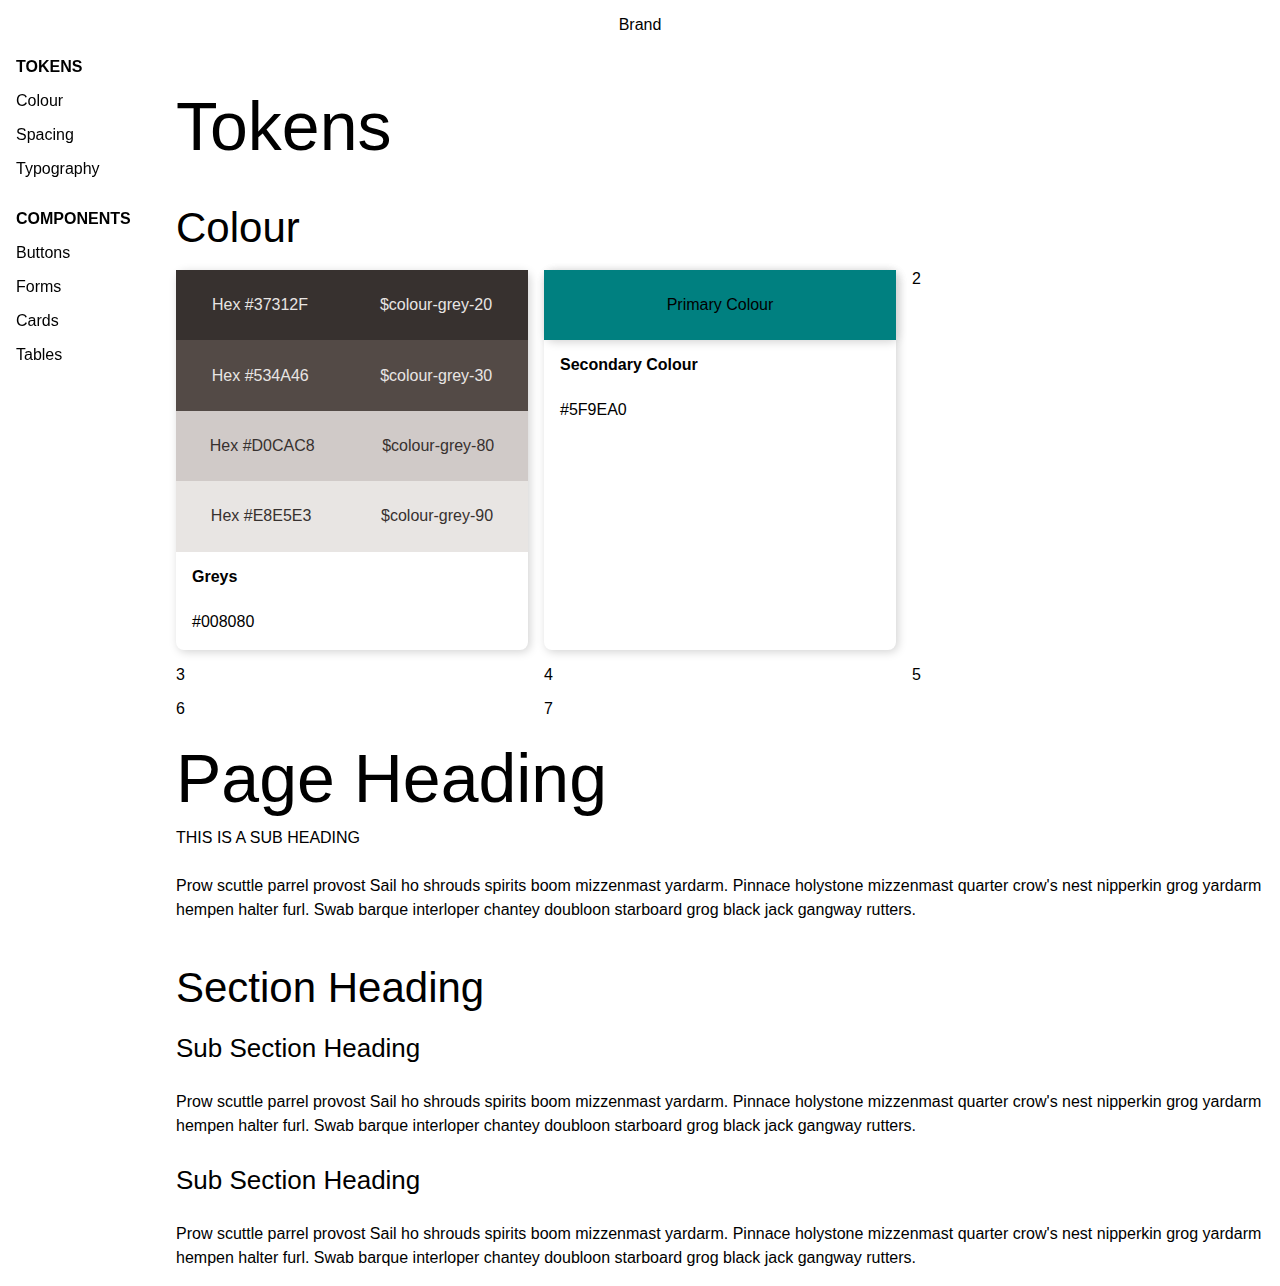
<file: index.html>
<!DOCTYPE html>
<html>
    <head>
        <title>Design System</title>
        <meta name="viewport" content="width=device-width, initial-scale=1.0">
        <link href="styles.css" rel="stylesheet">
        <script src="script.js" defer></script>
        
    </head>

    <body>

        <header class="site-header">
            <button id="toggle-button" class="toggle-button">Menu</button>
            <a href="#" class="navbar__logo">Brand</a>
        </header>

        <nav class="navbar" id="navbar">
            <h4 class="navbar-heading">Tokens</h4>
            <ul class="navbar__menu" id="navbar-menu">
                <li class="navbar__item">
                    <a href="#colour" class="navbar__link">Colour</a>
                </li>
                <li class="navbar__item">
                    <a href="#spacing" class="navbar__link">Spacing</a>
                </li>
                <li class="navbar__item"> 
                    <a href="#typography" class="navbar__link">Typography</a>
                </li>
            </ul>  
            
            <h4 class="navbar-heading">Components</h4>
            <ul class="navbar__menu" id="navbar-menu">
                <li class="navbar__item">
                    <a href="#colour" class="navbar__link">Buttons</a>
                </li>
                <li class="navbar__item">
                    <a href="#spacing" class="navbar__link">Forms</a>
                </li>
                <li class="navbar__item"> 
                    <a href="#typography" class="navbar__link">Cards</a>
                </li>
                <li class="navbar__item"> 
                    <a href="#typography" class="navbar__link">Tables</a>
                </li>
            </ul>               
        </nav>


        <div class="content">

            <h1 class="page-heading">Tokens</h1>
            <h2 class="section-heading">Colour</h2>

            <div class=grid-container>
                <div class="card">
                    <div class="card__picture">
                        <div class="fixed-aspect-ratio-box background-grey-20">
                            <div class="fixed-aspect-ratio-box-content">
                                <div class="fixed-aspect-ratio-box-content-alignment">
                                    <p class="colour-grey-90">Hex #37312F</p>
                                    <p class="colour-grey-90">$colour-grey-20</p>
                                </div>
                            </div>
                        </div>
                        <div class="fixed-aspect-ratio-box background-grey-30">
                            <div class="fixed-aspect-ratio-box-content">
                                <div class="fixed-aspect-ratio-box-content-alignment">
                                    <p class="colour-grey-90">Hex #534A46</p>
                                    <p class="colour-grey-90">$colour-grey-30</p>
                                </div>
                            </div>
                        </div>
                        <div class="fixed-aspect-ratio-box background-grey-80">
                            <div class="fixed-aspect-ratio-box-content">
                                <div class="fixed-aspect-ratio-box-content-alignment colour-grey-30">
                                    <p class="colour-grey-20">Hex #D0CAC8</p>
                                    <p class="colour-grey-20">$colour-grey-80</p>
                                </div>
                            </div>
                        </div>
                        <div class="fixed-aspect-ratio-box background-grey-90">
                            <div class="fixed-aspect-ratio-box-content">
                                <div class="fixed-aspect-ratio-box-content-alignment">
                                    <p class="colour-grey-20">Hex #E8E5E3</p>
                                    <p class="colour-grey-20">$colour-grey-90</p>
                                </div>
                            </div>
                        </div>
                    </div>
                    
                    <div class="card__text-content">
                        <h4>Greys</h4>
                        <p class="body">#008080</p>
                    </div>
                </div>
                
                <div class="card">
                    <div class="card">
                        <div class="card__picture border-radius">
                            <div class="fixed-aspect-ratio-box colour_background_primary">
                                <div class="fixed-aspect-ratio-box-content">
                                    <div class="fixed-aspect-ratio-box-content-alignment">
                                        Primary Colour
                                    </div>
                                </div>
                            </div>
                        </div>
                    </div>
                    <div class="card__text-content">
                        <h4>Secondary Colour</h4>
                        <p class="body">#5F9EA0</p>
                    </div>
                </div>
                <div class="grid-item">2</div>
                <div class="grid-item">3</div>
                <div class="grid-item">4</div>
                <div class="grid-item">5</div>
                <div class="grid-item">6</div>
                <div class="grid-item">7</div>
            </div>

            <!--
            <h1 class="heading">Foundations</h1>
            <h2 class="sub-heading">Basic units used to compose the components</h2>

            <p class="text-body--m">Prow scuttle parrel provost Sail ho shrouds spirits boom mizzenmast yardarm. Pinnace holystone mizzenmast quarter crow's nest nipperkin grog yardarm hempen halter furl. Swab barque interloper chantey doubloon starboard grog black jack gangway rutters.</p>
            <p class="text-body--m">Deadlights jack lad schooner scallywag dance the hempen jig carouser broadside cable strike colors. Bring a spring upon her cable holystone blow the man down spanker Shiver me timbers to go on account lookout wherry doubloon chase. Belay yo-ho-ho keelhaul squiffy black spot yardarm spyglass sheet transom heave to.</p>
            <p class="text-body--m">Trysail Sail ho Corsair red ensign hulk smartly boom jib rum gangway. Case shot Shiver me timbers gangplank crack Jennys tea cup ballast Blimey lee snow crow's nest rutters. Fluke jib scourge of the seven seas boatswain schooner gaff booty Jack Tar transom spirits.</p>


            <h2 id="colour" class="section-heading">Colour</h2>
            <p class="text-body--m">Prow scuttle parrel provost Sail ho shrouds spirits boom mizzenmast yardarm. Pinnace holystone mizzenmast quarter crow's nest nipperkin grog yardarm hempen halter furl. Swab barque interloper chantey doubloon starboard grog black jack gangway rutters.</p>

            <div class="card"></div>

            <h2 id="spacing" class="section-heading">Spacing</h2>
            <p class="text-body--m">Prow scuttle parrel provost Sail ho shrouds spirits boom mizzenmast yardarm. Pinnace holystone mizzenmast quarter crow's nest nipperkin grog yardarm hempen halter furl. Swab barque interloper chantey doubloon starboard grog black jack gangway rutters.</p>
            <table class="table">
                <thead>
                    <tr>
                        <th class="table__cell">Token</th>
                        <th class="table__cell">px</th>
                        <th class="table__cell">rem</th>
                        <th class="table__cell">Example</th>
                    </tr>
                </thead>
                <tbody>
                    <tr class="table-row">
                        <td class="table__cell"><code>$spacing-xs</code></td>
                        <td class="table__cell">4</td>
                        <td class="table__cell">0.25</td>
                        <td class="table__cell"><div></div></td>
                    </tr>
                </tbody>
            </table>

            <h2 id="typography" class="section-heading">Typography</h2>

            <br>
            <br>
            <br>
            <h1 class="heading">Heading</h1>
            
            <p class="text-body--m">Prow scuttle parrel provost Sail ho shrouds spirits boom mizzenmast yardarm. Pinnace holystone mizzenmast quarter crow's nest nipperkin grog yardarm hempen halter furl. Swab barque interloper chantey doubloon starboard grog black jack gangway rutters.</p>
            <h2 class="section-heading">Section Heading</h2>
            <h3 class="sub-section-heading">Sub Section Heading</h3>
            <p class="text-body--m">Prow scuttle parrel provost Sail ho shrouds spirits boom mizzenmast yardarm. Pinnace holystone mizzenmast quarter crow's nest nipperkin grog yardarm hempen halter furl. Swab barque interloper chantey doubloon starboard grog black jack gangway rutters.</p>
            <h3 class="sub-section-heading">Sub Section Heading</h3>
            <p class="text-body--m">Prow scuttle parrel provost Sail ho shrouds spirits boom mizzenmast yardarm. Pinnace holystone mizzenmast quarter crow's nest nipperkin grog yardarm hempen halter furl. Swab barque interloper chantey doubloon starboard grog black jack gangway rutters.</p>
 
            --> 

            <h1 class="page-heading">Page Heading</h1>

            <h4 class="sub-heading">This is a sub heading</h4>
            
            <p class="body">Prow scuttle parrel provost Sail ho shrouds spirits boom mizzenmast yardarm. Pinnace holystone mizzenmast quarter crow's nest nipperkin grog yardarm hempen halter furl. Swab barque interloper chantey doubloon starboard grog black jack gangway rutters.</p>
            <h2 class="section-heading">Section Heading</h2>
            <h3 class="sub-section-heading">Sub Section Heading</h3>
            <p class="body">Prow scuttle parrel provost Sail ho shrouds spirits boom mizzenmast yardarm. Pinnace holystone mizzenmast quarter crow's nest nipperkin grog yardarm hempen halter furl. Swab barque interloper chantey doubloon starboard grog black jack gangway rutters.</p>
            <h3 class="sub-section-heading">Sub Section Heading</h3>
            <p class="body">Prow scuttle parrel provost Sail ho shrouds spirits boom mizzenmast yardarm. Pinnace holystone mizzenmast quarter crow's nest nipperkin grog yardarm hempen halter furl. Swab barque interloper chantey doubloon starboard grog black jack gangway rutters.</p>
 
            <!--
            <table class="table">
                <thead>
                    <tr>
                        <th class="table__cell">Token</th>
                        <th class="table__cell">px</th>
                        <th class="table__cell">rem</th>
                        <th class="table__cell">Example</th>
                    </tr>
                </thead>
                <tbody>
                    <tr class="table-row">
                        <td class="table__cell"><code>Heading</code></td>
                        <td class="table__cell">4</td>
                        <td class="table__cell">0.25</td>
                        <td class="table__cell"><div></div></td>
                    </tr>
                </tbody>
            </table>

            <table class="table">
                <thead>
                    <tr>
                        <th class="table__cell">Token</th>
                        <th class="table__cell">px</th>
                        <th class="table__cell">rem</th>
                        <th class="table__cell">Example</th>
                    </tr>
                </thead>
                <tbody>
                    <tr class="table-row">
                        <td class="table__cell"><code>Heading</code></td>
                        <td class="table__cell">4</td>
                        <td class="table__cell">0.25</td>
                        <td class="table__cell"><div></div></td>
                    </tr>
                </tbody>
            </table>
            -->

        </div>

    </body>
</html>
</file>
<file: styles.css>
* {
  margin: 0;
  padding: 0;
  box-sizing: border-box;
  border: none;
}

/* Reset button */
button {
  background-color: inherit;
  cursor: pointer;
}

.colour_background_primary {
  background-color: #008080;
}

.background-grey-20 {
  background-color: #37312f;
}

.background-grey-30 {
  background-color: #534a46;
}

.background-grey-80 {
  background-color: #d0cac8;
}

.background-grey-90 {
  background-color: #e8e5e3;
}

.colour-grey-20 {
  color: #37312f;
}

.colour-grey-30 {
  color: #534a46;
}

.colour-grey-80 {
  color: #d0cac8;
}

.colour-grey-90 {
  color: #e8e5e3;
}

.toggle-button {
  position: absolute;
  left: 1rem;
}

.site-header {
  display: flex;
  justify-content: center;
  position: -webkit-sticky;
  position: sticky;
  top: 0px;
  padding: 1rem;
  background-color: white;
}

.navbar {
  width: 0px;
}
.navbar.active {
  position: fixed;
  display: flex;
  flex-direction: column;
  background-color: white;
  width: 160px;
  height: 100%;
  overflow: scroll;
}

.navbar__menu {
  display: none;
  flex-direction: column;
  margin: 0 0 1rem 0;
  list-style-type: none;
}
.navbar__menu.active {
  display: flex;
}

.navbar-heading {
  display: none;
  padding: 0.5rem 1rem;
}

.navbar__item {
  padding: 0.5rem 1rem;
}

.navbar__link, .navbar__logo {
  text-decoration: none;
}

.navbar__logo {
  text-align: center;
}

.navbar__link {
  display: block;
}

@media screen and (min-width: 600px) {
  .toggle-button {
    display: none;
  }

  .navbar {
    position: fixed;
    width: 160px;
    height: 100%;
    overflow: scroll;
  }

  .navbar__menu {
    display: flex;
  }

  .navbar-heading {
    display: flex;
    text-transform: uppercase;
  }
}
* {
  color: black;
  font-family: Verdana, Geneva, Tahoma, sans-serif;
  font-size: 100%;
}

.page-heading {
  line-height: 72px;
  line-height: 4.5rem;
  margin-top: 24px;
  margin-top: 1.5rem;
  margin-bottom: 48px;
  margin-bottom: 3rem;
  font-size: 4rem;
  font-size: 68px;
  font-weight: 100;
  text-transform: none;
}

.section-heading {
  line-height: 36px;
  line-height: 2.25rem;
  margin-top: 48px;
  margin-top: 3rem;
  margin-bottom: 24px;
  margin-bottom: 1.5rem;
  font-size: 3rem;
  font-size: 42px;
  font-weight: 200;
  text-transform: none;
}

.sub-section-heading {
  line-height: 36px;
  line-height: 2.25rem;
  margin-top: 24px;
  margin-top: 1.5rem;
  margin-bottom: 0px;
  margin-bottom: 0rem;
  font-size: 2rem;
  font-size: 26px;
  font-weight: 200;
  text-transform: none;
}

.sub-heading {
  line-height: 24px;
  line-height: 1.5rem;
  margin-top: -36px;
  margin-top: -2.25rem;
  margin-bottom: 0px;
  margin-bottom: 0rem;
  font-size: 1rem;
  font-size: 16px;
  font-weight: 500;
  text-transform: uppercase;
}

.body {
  line-height: 24px;
  line-height: 1.5rem;
  margin-top: 24px;
  margin-top: 1.5rem;
  margin-bottom: 0px;
  margin-bottom: 0rem;
  font-size: 1rem;
  font-size: 16px;
  font-weight: 400;
  text-transform: none;
}

.figure-caption {
  line-height: 24px;
  line-height: 1.5rem;
  margin-top: 24px;
  margin-top: 1.5rem;
  margin-bottom: 0px;
  margin-bottom: 0rem;
  font-size: 1rem;
  font-size: 10px;
  font-weight: 500;
  text-transform: none;
}

.table {
  border-collapse: collapse;
}

.table__cell {
  padding: 0.5rem 1rem;
  border-bottom: solid 1px gray;
}

.grid-container {
  display: grid;
  grid-template-columns: repeat(auto-fit, minmax(320px, 1fr));
  gap: 1rem;
}

.fixed-aspect-ratio-box {
  width: inherit;
  height: 0;
  padding-top: 20%;
  overflow: hidden;
  position: relative;
}

.fixed-aspect-ratio-box-content {
  position: absolute;
  top: 0;
  left: 0;
  width: 100%;
  height: 100%;
}

.fixed-aspect-ratio-box-content-alignment {
  height: 100%;
  display: flex;
  justify-content: space-around;
  align-items: center;
}

.card {
  box-shadow: 2px 2px 10px 0px lightgray;
  border-radius: 0.5rem;
}

.card__picture {
  width: 100%;
  border-radius: 0.5rem 0.5rem 0 0;
}

.card__text-content {
  padding: 1rem;
}

.border_radius {
  border-radius: 4px 4px 0px 0px;
}

.content {
  padding: 1rem;
}

@media screen and (min-width: 600px) {
  .content {
    margin-left: 160px;
  }
}

/*# sourceMappingURL=styles.css.map */
</file>
